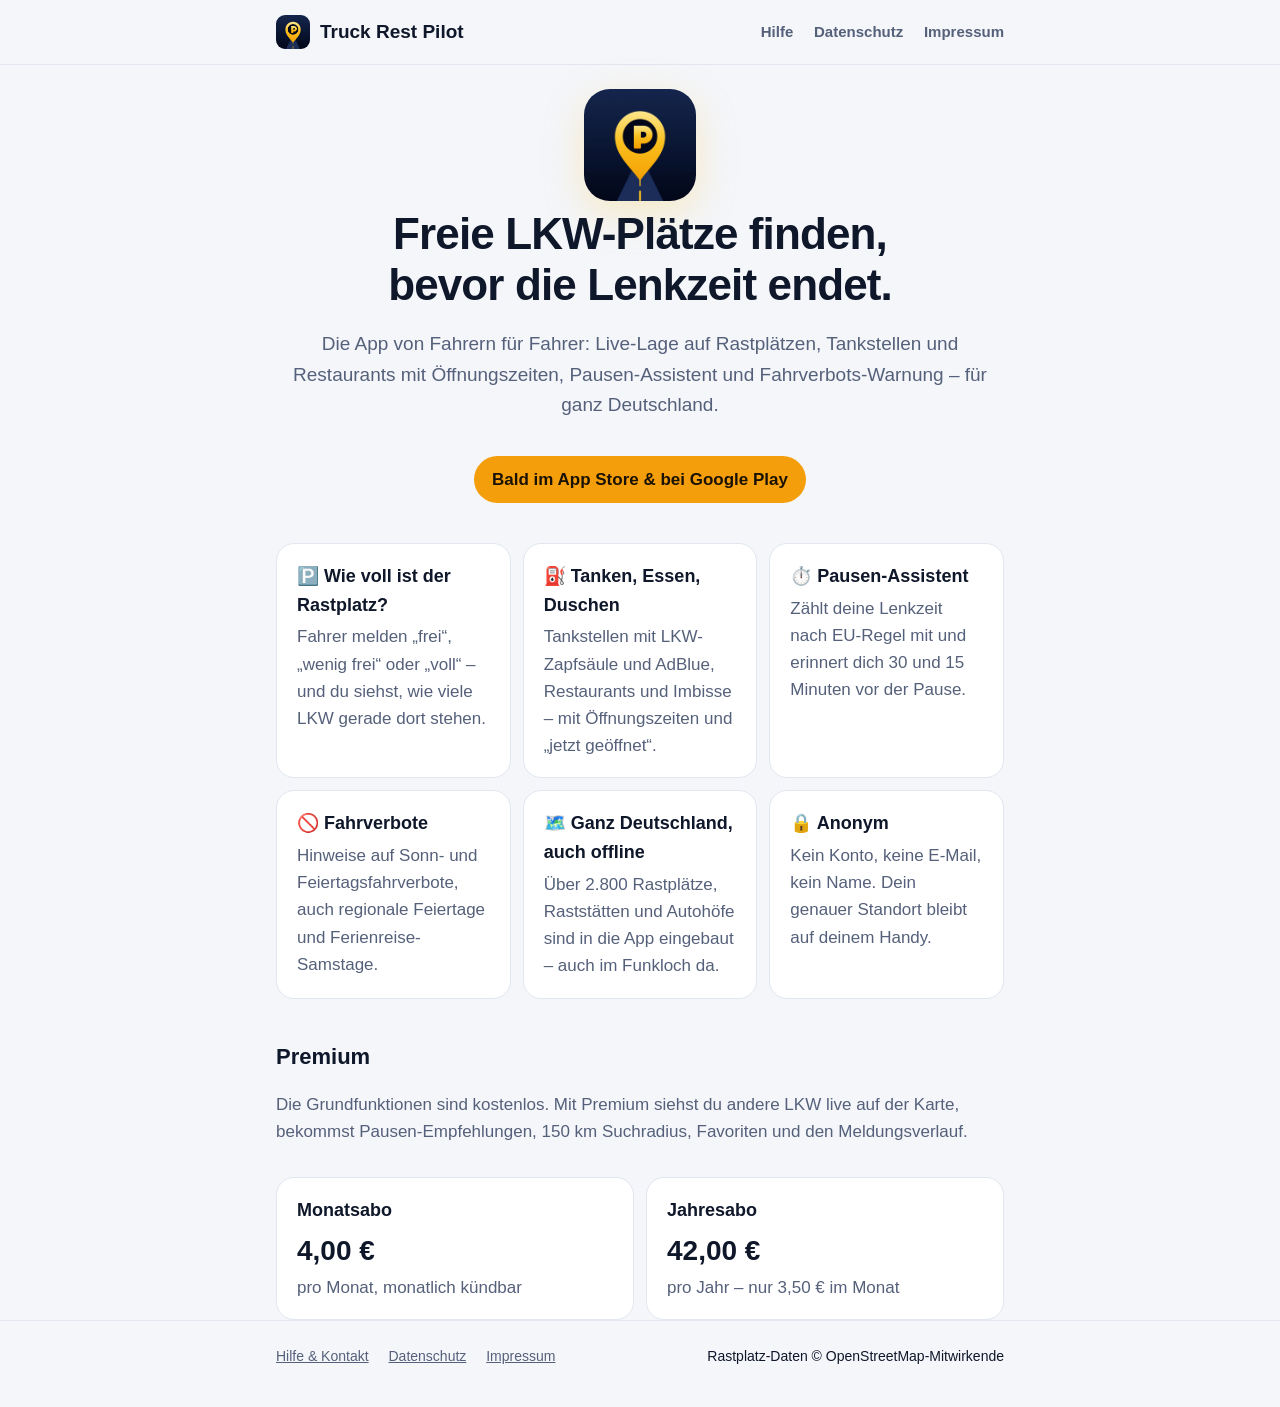
<file: index.html>
<!doctype html>
<html lang="de">
  <head>
    <meta charset="utf-8" />
    <meta name="viewport" content="width=device-width, initial-scale=1" />
    <title>Truck Rest Pilot – freie LKW-Parkplätze finden</title>
    <meta
      name="description"
      content="Truck Rest Pilot zeigt LKW-Fahrern freie Rastplätze, Tankstellen und Restaurants mit Öffnungszeiten, zählt die Lenkzeit und warnt vor Fahrverboten."
    />
    <link rel="icon" href="favicon.png" />
    <link rel="stylesheet" href="style.css" />
  </head>
  <body>
    <header class="top">
      <div class="wrap">
        <a class="brand" href="index.html"><img src="icon.png" alt="" /><span>Truck Rest Pilot</span></a>
        <nav>
          <a href="hilfe.html">Hilfe</a>
          <a href="datenschutz.html">Datenschutz</a>
          <a href="impressum.html">Impressum</a>
        </nav>
      </div>
    </header>

    <main class="wrap">
      <section class="hero">
        <img src="icon.png" alt="Truck Rest Pilot App-Symbol" />
        <h1>Freie LKW-Plätze finden,<br />bevor die Lenkzeit endet.</h1>
        <p class="lead">
          Die App von Fahrern für Fahrer: Live-Lage auf Rastplätzen, Tankstellen und Restaurants mit Öffnungszeiten,
          Pausen-Assistent und Fahrverbots-Warnung – für ganz Deutschland.
        </p>
        <span class="badge">Bald im App Store &amp; bei Google Play</span>
      </section>

      <div class="grid">
        <div class="card">
          <h3>🅿️ Wie voll ist der Rastplatz?</h3>
          <p>Fahrer melden „frei“, „wenig frei“ oder „voll“ – und du siehst, wie viele LKW gerade dort stehen.</p>
        </div>
        <div class="card">
          <h3>⛽ Tanken, Essen, Duschen</h3>
          <p>Tankstellen mit LKW-Zapfsäule und AdBlue, Restaurants und Imbisse – mit Öffnungszeiten und „jetzt geöffnet“.</p>
        </div>
        <div class="card">
          <h3>⏱️ Pausen-Assistent</h3>
          <p>Zählt deine Lenkzeit nach EU-Regel mit und erinnert dich 30 und 15 Minuten vor der Pause.</p>
        </div>
        <div class="card">
          <h3>🚫 Fahrverbote</h3>
          <p>Hinweise auf Sonn- und Feiertagsfahrverbote, auch regionale Feiertage und Ferienreise-Samstage.</p>
        </div>
        <div class="card">
          <h3>🗺️ Ganz Deutschland, auch offline</h3>
          <p>Über 2.800 Rastplätze, Raststätten und Autohöfe sind in die App eingebaut – auch im Funkloch da.</p>
        </div>
        <div class="card">
          <h3>🔒 Anonym</h3>
          <p>Kein Konto, keine E-Mail, kein Name. Dein genauer Standort bleibt auf deinem Handy.</p>
        </div>
      </div>

      <h2>Premium</h2>
      <p>Die Grundfunktionen sind kostenlos. Mit Premium siehst du andere LKW live auf der Karte, bekommst Pausen-Empfehlungen, 150 km Suchradius, Favoriten und den Meldungsverlauf.</p>
      <div class="grid">
        <div class="card">
          <h3>Monatsabo</h3>
          <p class="price">4,00 €</p>
          <p>pro Monat, monatlich kündbar</p>
        </div>
        <div class="card">
          <h3>Jahresabo</h3>
          <p class="price">42,00 €</p>
          <p>pro Jahr – nur 3,50 € im Monat</p>
        </div>
      </div>
    </main>

    <footer>
      <div class="wrap">
        <div>
          <a href="hilfe.html">Hilfe &amp; Kontakt</a>
          <a href="datenschutz.html">Datenschutz</a>
          <a href="impressum.html">Impressum</a>
        </div>
        <span>Rastplatz-Daten © OpenStreetMap-Mitwirkende</span>
      </div>
    </footer>
  </body>
</html>
</file>
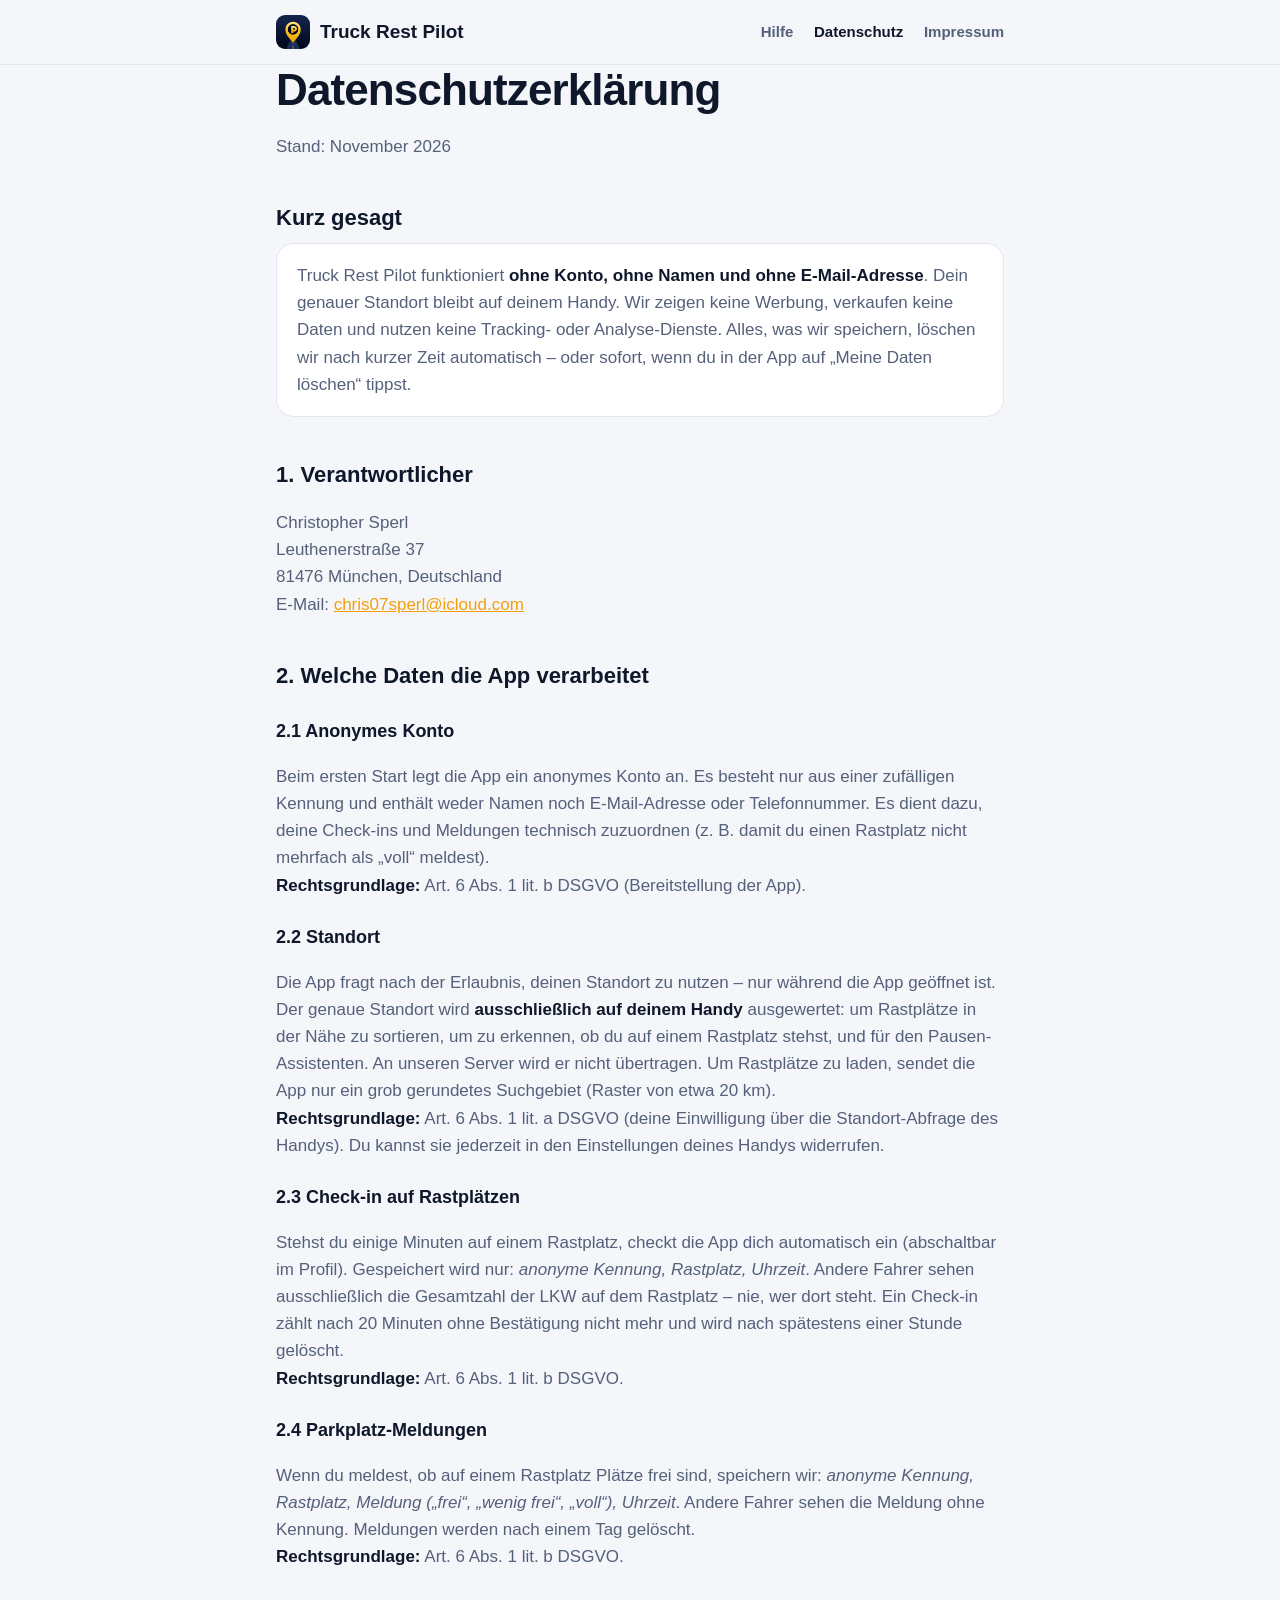
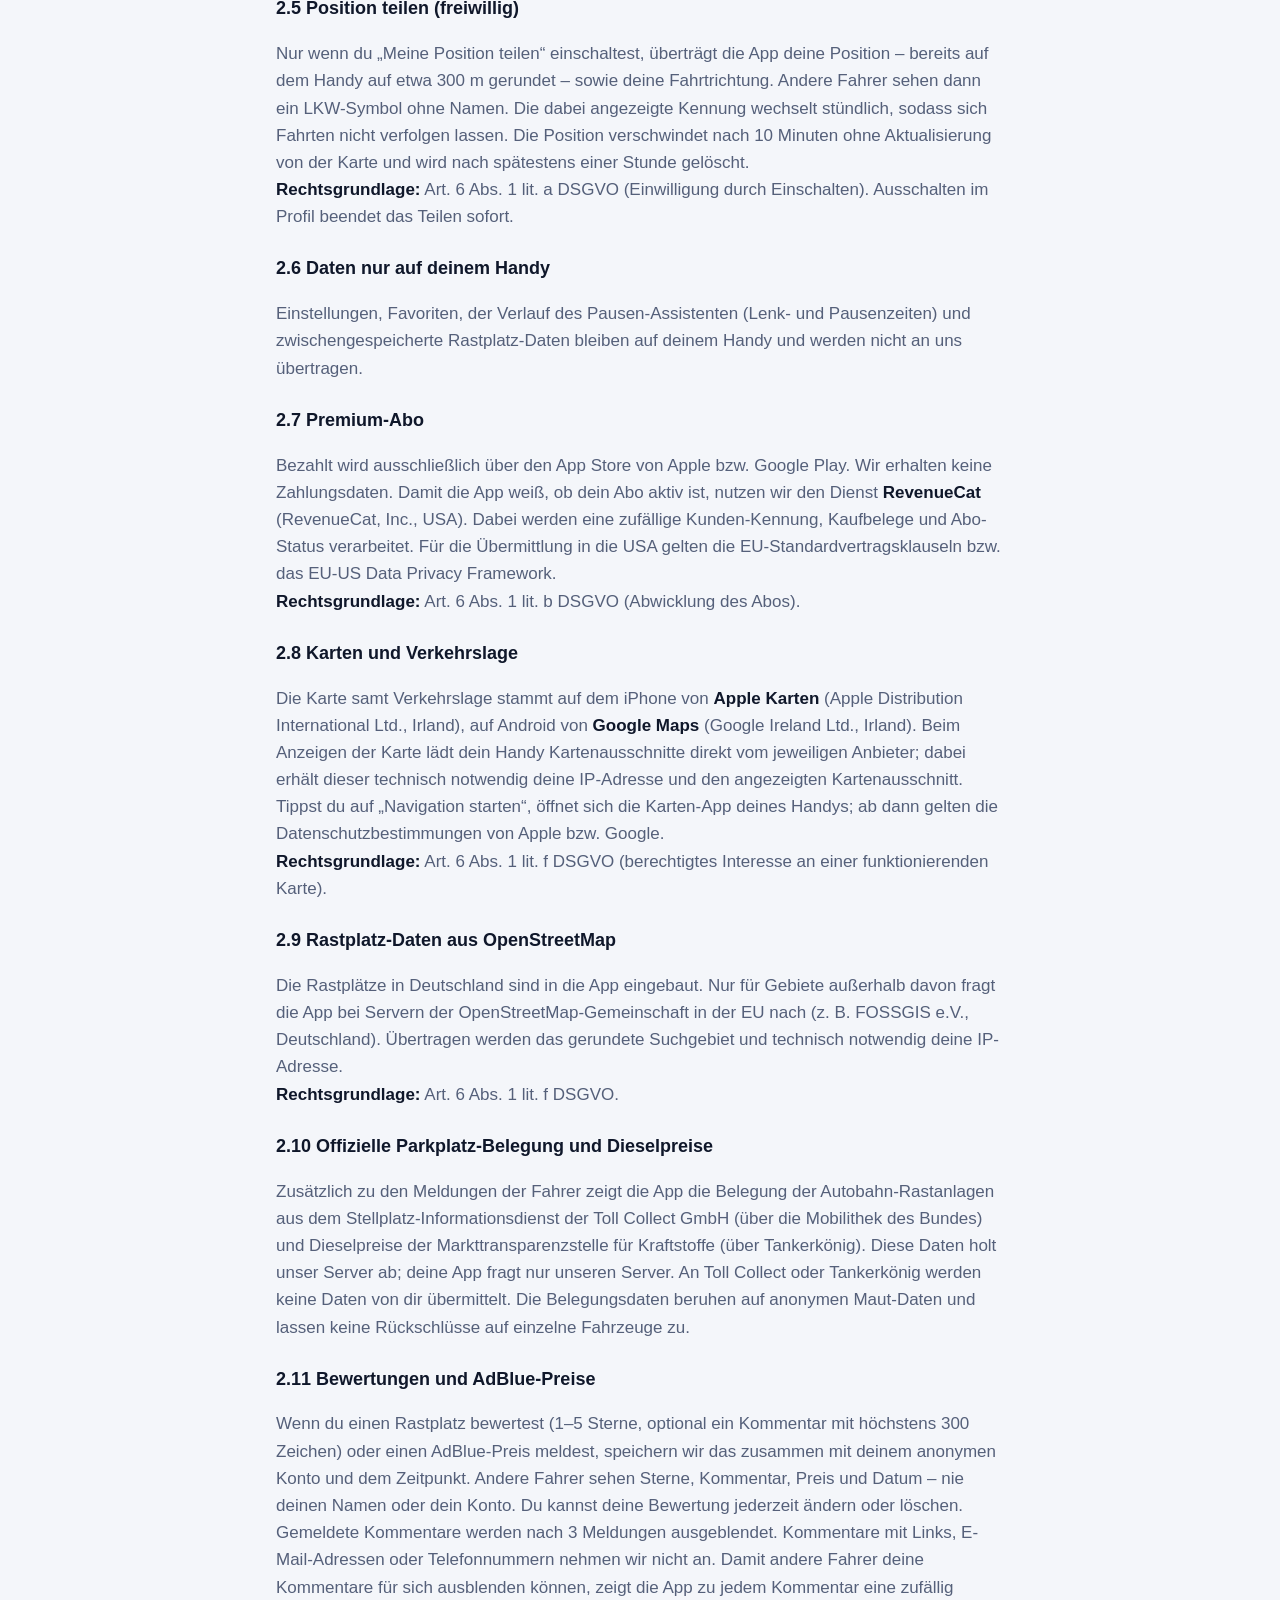
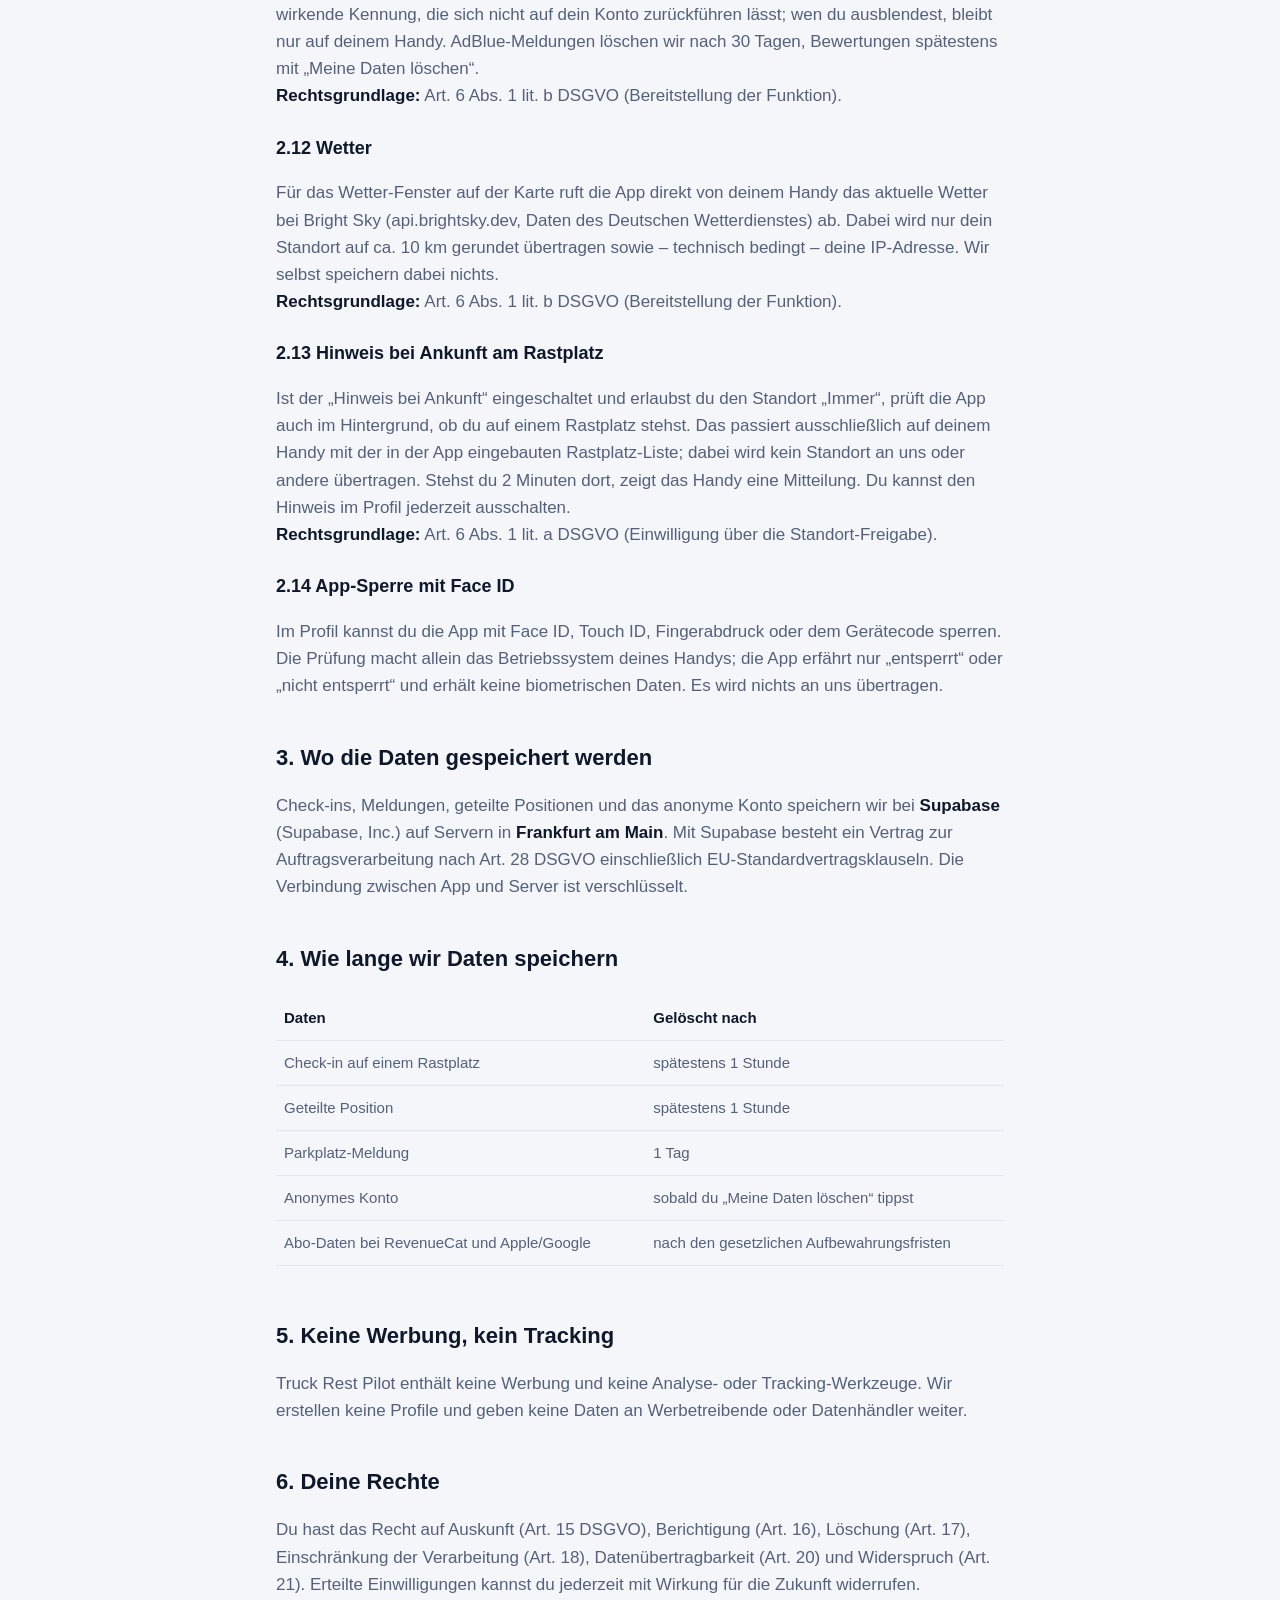
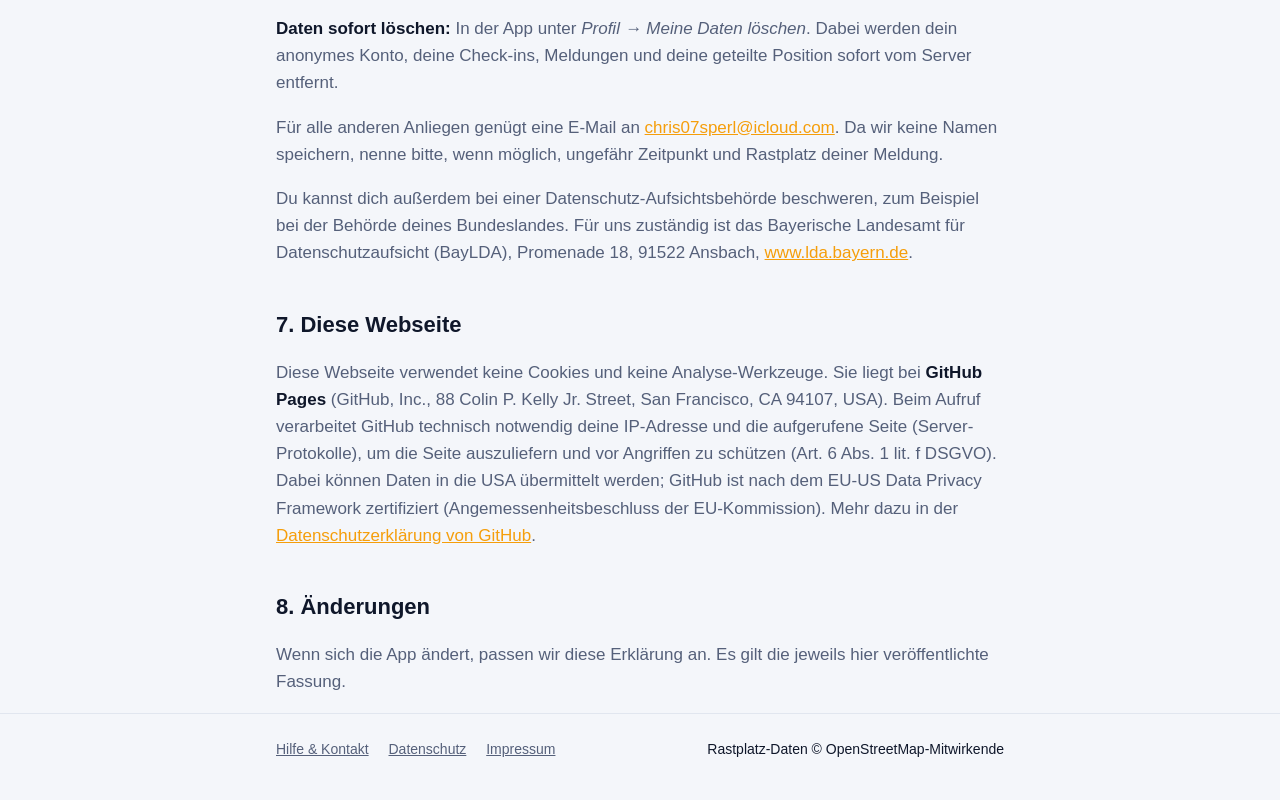
<file: datenschutz.html>
<!doctype html>
<html lang="de">
  <head>
    <meta charset="utf-8" />
    <meta name="viewport" content="width=device-width, initial-scale=1" />
    <title>Datenschutz – Truck Rest Pilot</title>
    <link rel="icon" href="favicon.png" />
    <link rel="stylesheet" href="style.css" />
  </head>
  <body>
    <header class="top">
      <div class="wrap">
        <a class="brand" href="index.html"><img src="icon.png" alt="" /><span>Truck Rest Pilot</span></a>
        <nav>
          <a href="hilfe.html">Hilfe</a>
          <a href="datenschutz.html" aria-current="page">Datenschutz</a>
          <a href="impressum.html">Impressum</a>
        </nav>
      </div>
    </header>

    <main class="wrap">
      <h1>Datenschutzerklärung</h1>
      <p>Stand: November 2026</p>

      <h2>Kurz gesagt</h2>
      <div class="card">
        <p>
          Truck Rest Pilot funktioniert <strong>ohne Konto, ohne Namen und ohne E-Mail-Adresse</strong>. Dein genauer Standort
          bleibt auf deinem Handy. Wir zeigen keine Werbung, verkaufen keine Daten und nutzen keine Tracking- oder
          Analyse-Dienste. Alles, was wir speichern, löschen wir nach kurzer Zeit automatisch – oder sofort, wenn du in
          der App auf „Meine Daten löschen“ tippst.
        </p>
      </div>

      <h2>1. Verantwortlicher</h2>
      <p>
        Christopher Sperl<br />
        Leuthenerstraße 37<br />
        81476 München, Deutschland<br />
        E-Mail: <a href="mailto:chris07sperl@icloud.com">chris07sperl@icloud.com</a>
      </p>

      <h2>2. Welche Daten die App verarbeitet</h2>

      <h3>2.1 Anonymes Konto</h3>
      <p>
        Beim ersten Start legt die App ein anonymes Konto an. Es besteht nur aus einer zufälligen Kennung und enthält
        weder Namen noch E-Mail-Adresse oder Telefonnummer. Es dient dazu, deine Check-ins und Meldungen technisch
        zuzuordnen (z.&nbsp;B. damit du einen Rastplatz nicht mehrfach als „voll“ meldest).<br />
        <strong>Rechtsgrundlage:</strong> Art. 6 Abs. 1 lit. b DSGVO (Bereitstellung der App).
      </p>

      <h3>2.2 Standort</h3>
      <p>
        Die App fragt nach der Erlaubnis, deinen Standort zu nutzen – nur während die App geöffnet ist. Der genaue
        Standort wird <strong>ausschließlich auf deinem Handy</strong> ausgewertet: um Rastplätze in der Nähe zu
        sortieren, um zu erkennen, ob du auf einem Rastplatz stehst, und für den Pausen-Assistenten. An unseren Server
        wird er nicht übertragen. Um Rastplätze zu laden, sendet die App nur ein grob gerundetes Suchgebiet (Raster von
        etwa 20&nbsp;km).<br />
        <strong>Rechtsgrundlage:</strong> Art. 6 Abs. 1 lit. a DSGVO (deine Einwilligung über die Standort-Abfrage
        des Handys). Du kannst sie jederzeit in den Einstellungen deines Handys widerrufen.
      </p>

      <h3>2.3 Check-in auf Rastplätzen</h3>
      <p>
        Stehst du einige Minuten auf einem Rastplatz, checkt die App dich automatisch ein (abschaltbar im Profil).
        Gespeichert wird nur: <em>anonyme Kennung, Rastplatz, Uhrzeit</em>. Andere Fahrer sehen ausschließlich die
        Gesamtzahl der LKW auf dem Rastplatz – nie, wer dort steht. Ein Check-in zählt nach 20 Minuten ohne
        Bestätigung nicht mehr und wird nach spätestens einer Stunde gelöscht.<br />
        <strong>Rechtsgrundlage:</strong> Art. 6 Abs. 1 lit. b DSGVO.
      </p>

      <h3>2.4 Parkplatz-Meldungen</h3>
      <p>
        Wenn du meldest, ob auf einem Rastplatz Plätze frei sind, speichern wir: <em>anonyme Kennung, Rastplatz,
        Meldung („frei“, „wenig frei“, „voll“), Uhrzeit</em>. Andere Fahrer sehen die Meldung ohne Kennung. Meldungen
        werden nach einem Tag gelöscht.<br />
        <strong>Rechtsgrundlage:</strong> Art. 6 Abs. 1 lit. b DSGVO.
      </p>

      <h3>2.5 Position teilen (freiwillig)</h3>
      <p>
        Nur wenn du „Meine Position teilen“ einschaltest, überträgt die App deine Position – bereits auf dem Handy auf
        etwa 300&nbsp;m gerundet – sowie deine Fahrtrichtung. Andere Fahrer sehen dann ein LKW-Symbol ohne Namen. Die
        dabei angezeigte Kennung wechselt stündlich, sodass sich Fahrten nicht verfolgen lassen. Die Position
        verschwindet nach 10 Minuten ohne Aktualisierung von der Karte und wird nach spätestens einer Stunde gelöscht.
        <br />
        <strong>Rechtsgrundlage:</strong> Art. 6 Abs. 1 lit. a DSGVO (Einwilligung durch Einschalten). Ausschalten
        im Profil beendet das Teilen sofort.
      </p>

      <h3>2.6 Daten nur auf deinem Handy</h3>
      <p>
        Einstellungen, Favoriten, der Verlauf des Pausen-Assistenten (Lenk- und Pausenzeiten) und zwischengespeicherte
        Rastplatz-Daten bleiben auf deinem Handy und werden nicht an uns übertragen.
      </p>

      <h3>2.7 Premium-Abo</h3>
      <p>
        Bezahlt wird ausschließlich über den App Store von Apple bzw. Google Play. Wir erhalten keine Zahlungsdaten.
        Damit die App weiß, ob dein Abo aktiv ist, nutzen wir den Dienst <strong>RevenueCat</strong> (RevenueCat,
        Inc., USA). Dabei werden eine zufällige Kunden-Kennung, Kaufbelege und Abo-Status verarbeitet. Für die
        Übermittlung in die USA gelten die EU-Standardvertragsklauseln bzw. das EU-US Data Privacy Framework.<br />
        <strong>Rechtsgrundlage:</strong> Art. 6 Abs. 1 lit. b DSGVO (Abwicklung des Abos).
      </p>

      <h3>2.8 Karten und Verkehrslage</h3>
      <p>
        Die Karte samt Verkehrslage stammt auf dem iPhone von <strong>Apple Karten</strong> (Apple Distribution
        International Ltd., Irland), auf Android von <strong>Google Maps</strong> (Google Ireland Ltd., Irland). Beim
        Anzeigen der Karte lädt dein Handy Kartenausschnitte direkt vom jeweiligen Anbieter; dabei erhält dieser
        technisch notwendig deine IP-Adresse und den angezeigten Kartenausschnitt. Tippst du auf „Navigation
        starten“, öffnet sich die Karten-App deines Handys; ab dann gelten die Datenschutzbestimmungen von Apple bzw.
        Google.<br />
        <strong>Rechtsgrundlage:</strong> Art. 6 Abs. 1 lit. f DSGVO (berechtigtes Interesse an einer
        funktionierenden Karte).
      </p>

      <h3>2.9 Rastplatz-Daten aus OpenStreetMap</h3>
      <p>
        Die Rastplätze in Deutschland sind in die App eingebaut. Nur für Gebiete außerhalb davon fragt die App bei
        Servern der OpenStreetMap-Gemeinschaft in der EU nach (z.&nbsp;B. FOSSGIS e.V., Deutschland). Übertragen werden
        das gerundete Suchgebiet und technisch notwendig deine IP-Adresse.<br />
        <strong>Rechtsgrundlage:</strong> Art. 6 Abs. 1 lit. f DSGVO.
      </p>

      <h3>2.10 Offizielle Parkplatz-Belegung und Dieselpreise</h3>
      <p>
        Zusätzlich zu den Meldungen der Fahrer zeigt die App die Belegung der Autobahn-Rastanlagen aus dem
        Stellplatz-Informationsdienst der Toll Collect GmbH (über die Mobilithek des Bundes) und Dieselpreise der
        Markttransparenzstelle für Kraftstoffe (über Tankerkönig). Diese Daten holt unser Server ab; deine App fragt nur
        unseren Server. An Toll Collect oder Tankerkönig werden keine Daten von dir übermittelt. Die Belegungsdaten
        beruhen auf anonymen Maut-Daten und lassen keine Rückschlüsse auf einzelne Fahrzeuge zu.
      </p>

      <h3>2.11 Bewertungen und AdBlue-Preise</h3>
      <p>
        Wenn du einen Rastplatz bewertest (1–5 Sterne, optional ein Kommentar mit höchstens 300 Zeichen) oder einen
        AdBlue-Preis meldest, speichern wir das zusammen mit deinem anonymen Konto und dem Zeitpunkt. Andere Fahrer sehen
        Sterne, Kommentar, Preis und Datum – nie deinen Namen oder dein Konto. Du kannst deine Bewertung jederzeit ändern
        oder löschen. Gemeldete Kommentare werden nach 3 Meldungen ausgeblendet. Kommentare mit Links, E-Mail-Adressen
        oder Telefonnummern nehmen wir nicht an. Damit andere Fahrer deine Kommentare für sich ausblenden können, zeigt
        die App zu jedem Kommentar eine zufällig wirkende Kennung, die sich nicht auf dein Konto zurückführen lässt; wen
        du ausblendest, bleibt nur auf deinem Handy. AdBlue-Meldungen löschen wir nach 30
        Tagen, Bewertungen spätestens mit „Meine Daten löschen“.<br />
        <strong>Rechtsgrundlage:</strong> Art. 6 Abs. 1 lit. b DSGVO (Bereitstellung der Funktion).
      </p>

      <h3>2.12 Wetter</h3>
      <p>
        Für das Wetter-Fenster auf der Karte ruft die App direkt von deinem Handy das aktuelle Wetter bei Bright Sky
        (api.brightsky.dev, Daten des Deutschen Wetterdienstes) ab. Dabei wird nur dein Standort auf ca. 10 km gerundet
        übertragen sowie – technisch bedingt – deine IP-Adresse. Wir selbst speichern dabei nichts.<br />
        <strong>Rechtsgrundlage:</strong> Art. 6 Abs. 1 lit. b DSGVO (Bereitstellung der Funktion).
      </p>

      <h3>2.13 Hinweis bei Ankunft am Rastplatz</h3>
      <p>
        Ist der „Hinweis bei Ankunft“ eingeschaltet und erlaubst du den Standort „Immer“, prüft die App auch im
        Hintergrund, ob du auf einem Rastplatz stehst. Das passiert ausschließlich auf deinem Handy mit der in der App
        eingebauten Rastplatz-Liste; dabei wird kein Standort an uns oder andere übertragen. Stehst du 2 Minuten dort,
        zeigt das Handy eine Mitteilung. Du kannst den Hinweis im Profil jederzeit ausschalten.<br />
        <strong>Rechtsgrundlage:</strong> Art. 6 Abs. 1 lit. a DSGVO (Einwilligung über die Standort-Freigabe).
      </p>

      <h3>2.14 App-Sperre mit Face ID</h3>
      <p>
        Im Profil kannst du die App mit Face ID, Touch ID, Fingerabdruck oder dem Gerätecode sperren. Die Prüfung macht
        allein das Betriebssystem deines Handys; die App erfährt nur „entsperrt“ oder „nicht entsperrt“ und erhält
        keine biometrischen Daten. Es wird nichts an uns übertragen.
      </p>

      <h2>3. Wo die Daten gespeichert werden</h2>
      <p>
        Check-ins, Meldungen, geteilte Positionen und das anonyme Konto speichern wir bei <strong>Supabase</strong>
        (Supabase, Inc.) auf Servern in <strong>Frankfurt am Main</strong>. Mit Supabase besteht ein Vertrag zur
        Auftragsverarbeitung nach Art. 28 DSGVO einschließlich EU-Standardvertragsklauseln. Die Verbindung zwischen
        App und Server ist verschlüsselt.
      </p>

      <h2>4. Wie lange wir Daten speichern</h2>
      <div class="table-scroll">
        <table>
          <tr><th>Daten</th><th>Gelöscht nach</th></tr>
          <tr><td>Check-in auf einem Rastplatz</td><td>spätestens 1 Stunde</td></tr>
          <tr><td>Geteilte Position</td><td>spätestens 1 Stunde</td></tr>
          <tr><td>Parkplatz-Meldung</td><td>1 Tag</td></tr>
          <tr><td>Anonymes Konto</td><td>sobald du „Meine Daten löschen“ tippst</td></tr>
          <tr><td>Abo-Daten bei RevenueCat und Apple/Google</td><td>nach den gesetzlichen Aufbewahrungsfristen</td></tr>
        </table>
      </div>

      <h2>5. Keine Werbung, kein Tracking</h2>
      <p>
        Truck Rest Pilot enthält keine Werbung und keine Analyse- oder Tracking-Werkzeuge. Wir erstellen keine Profile und
        geben keine Daten an Werbetreibende oder Datenhändler weiter.
      </p>

      <h2>6. Deine Rechte</h2>
      <p>
        Du hast das Recht auf Auskunft (Art. 15 DSGVO), Berichtigung (Art. 16), Löschung (Art. 17), Einschränkung der
        Verarbeitung (Art. 18), Datenübertragbarkeit (Art. 20) und Widerspruch (Art. 21). Erteilte Einwilligungen
        kannst du jederzeit mit Wirkung für die Zukunft widerrufen.
      </p>
      <p>
        <strong>Daten sofort löschen:</strong> In der App unter <em>Profil → Meine Daten löschen</em>. Dabei werden
        dein anonymes Konto, deine Check-ins, Meldungen und deine geteilte Position sofort vom Server entfernt.
      </p>
      <p>
        Für alle anderen Anliegen genügt eine E-Mail an <a href="mailto:chris07sperl@icloud.com">chris07sperl@icloud.com</a>. Da wir
        keine Namen speichern, nenne bitte, wenn möglich, ungefähr Zeitpunkt und Rastplatz deiner Meldung.
      </p>
      <p>
        Du kannst dich außerdem bei einer Datenschutz-Aufsichtsbehörde beschweren, zum Beispiel bei der Behörde deines
        Bundeslandes. Für uns zuständig ist das Bayerische Landesamt für Datenschutzaufsicht (BayLDA), Promenade 18,
        91522 Ansbach, <a href="https://www.lda.bayern.de">www.lda.bayern.de</a>.
      </p>

      <h2>7. Diese Webseite</h2>
      <p>
        Diese Webseite verwendet keine Cookies und keine Analyse-Werkzeuge. Sie liegt bei <strong>GitHub Pages</strong>
        (GitHub, Inc., 88 Colin P. Kelly Jr. Street, San Francisco, CA 94107, USA). Beim Aufruf verarbeitet GitHub
        technisch notwendig deine IP-Adresse und die aufgerufene Seite (Server-Protokolle), um die Seite auszuliefern
        und vor Angriffen zu schützen (Art. 6 Abs. 1 lit. f DSGVO). Dabei können Daten in die USA übermittelt werden;
        GitHub ist nach dem EU-US Data Privacy Framework zertifiziert (Angemessenheitsbeschluss der EU-Kommission).
        Mehr dazu in der
        <a href="https://docs.github.com/de/site-policy/privacy-policies/github-general-privacy-statement">Datenschutzerklärung von GitHub</a>.
      </p>

      <h2>8. Änderungen</h2>
      <p>
        Wenn sich die App ändert, passen wir diese Erklärung an. Es gilt die jeweils hier veröffentlichte Fassung.
      </p>
    </main>

    <footer>
      <div class="wrap">
        <div>
          <a href="hilfe.html">Hilfe &amp; Kontakt</a>
          <a href="datenschutz.html">Datenschutz</a>
          <a href="impressum.html">Impressum</a>
        </div>
        <span>Rastplatz-Daten © OpenStreetMap-Mitwirkende</span>
      </div>
    </footer>
  </body>
</html>
</file>
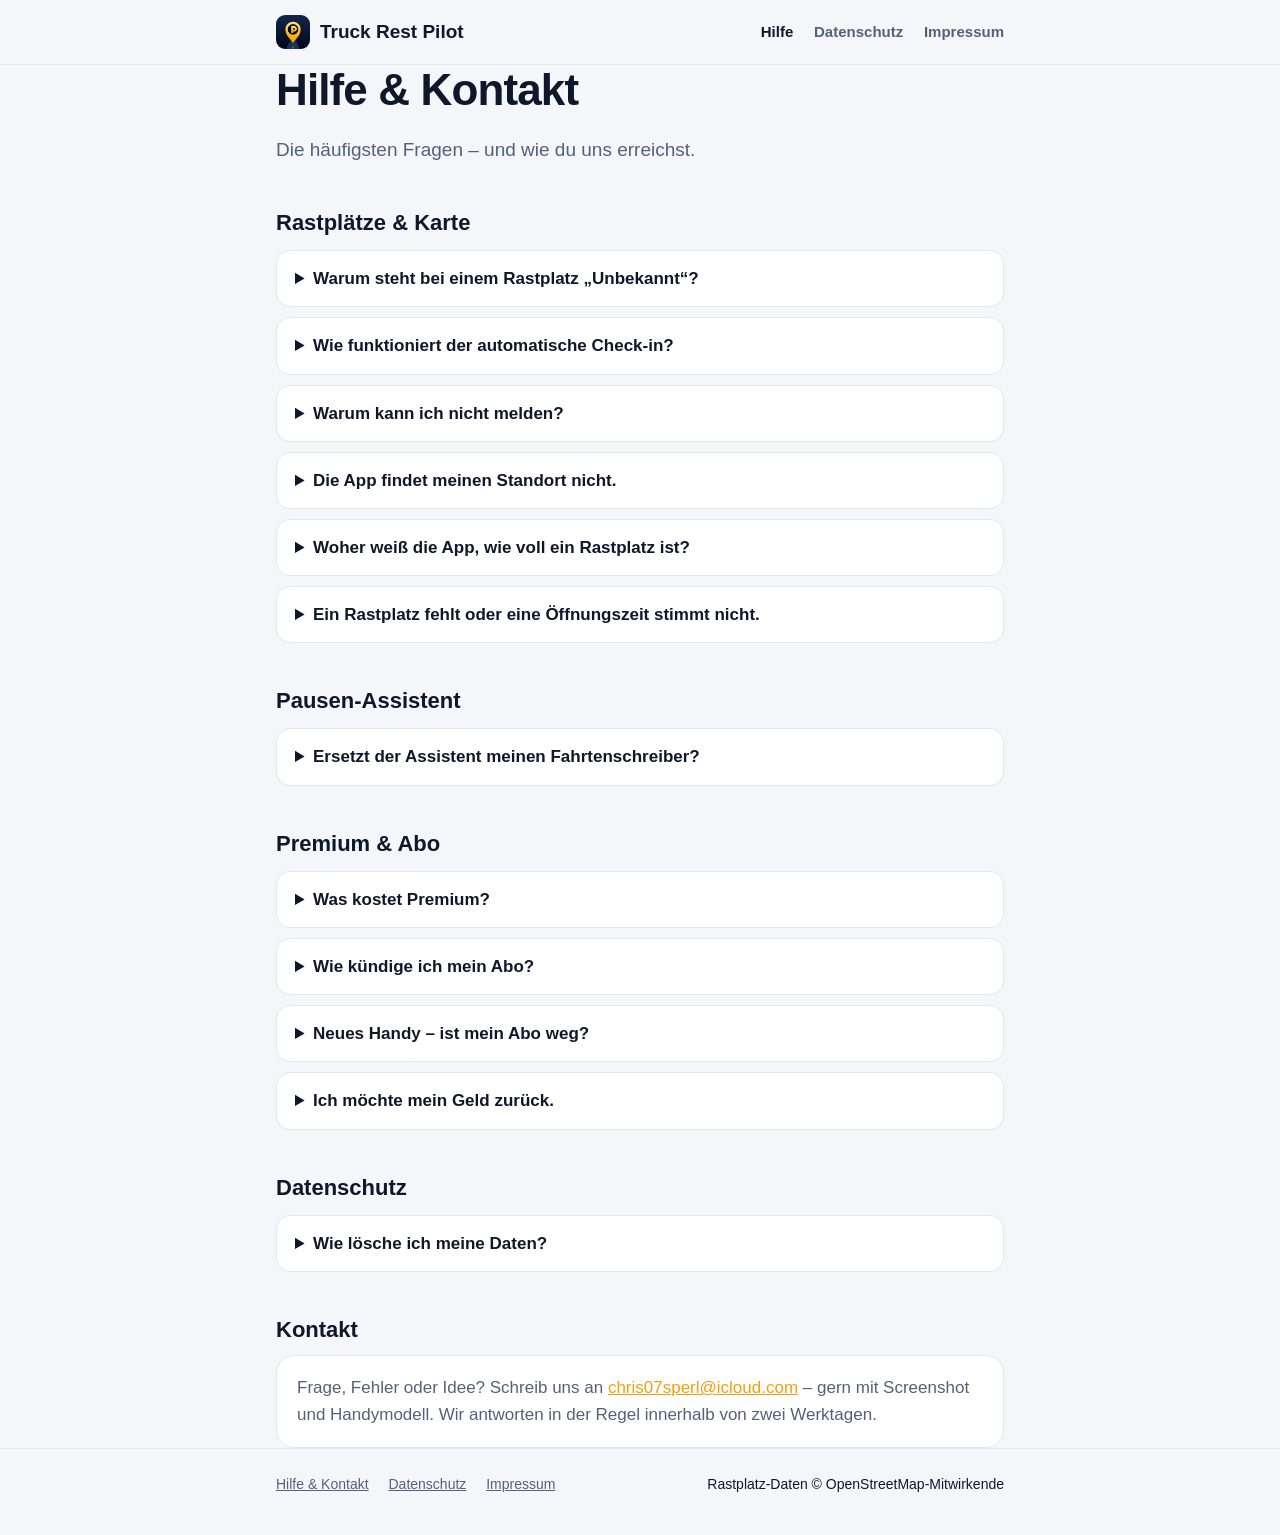
<file: hilfe.html>
<!doctype html>
<html lang="de">
  <head>
    <meta charset="utf-8" />
    <meta name="viewport" content="width=device-width, initial-scale=1" />
    <title>Hilfe – Truck Rest Pilot</title>
    <link rel="icon" href="favicon.png" />
    <link rel="stylesheet" href="style.css" />
  </head>
  <body>
    <header class="top">
      <div class="wrap">
        <a class="brand" href="index.html"><img src="icon.png" alt="" /><span>Truck Rest Pilot</span></a>
        <nav>
          <a href="hilfe.html" aria-current="page">Hilfe</a>
          <a href="datenschutz.html">Datenschutz</a>
          <a href="impressum.html">Impressum</a>
        </nav>
      </div>
    </header>

    <main class="wrap">
      <h1>Hilfe &amp; Kontakt</h1>
      <p class="lead">Die häufigsten Fragen – und wie du uns erreichst.</p>

      <h2>Rastplätze &amp; Karte</h2>
      <details>
        <summary>Warum steht bei einem Rastplatz „Unbekannt“?</summary>
        <p>
          Dort hat in den letzten 90 Minuten niemand gemeldet, wie voll es ist. Je mehr Fahrer Truck Rest Pilot nutzen und
          melden, desto genauer wird es. Hilf mit: Tippe auf den Rastplatz und melde „Frei“, „Wenig frei“ oder „Voll“.
        </p>
      </details>
      <details>
        <summary>Wie funktioniert der automatische Check-in?</summary>
        <p>
          Stehst du ein paar Minuten auf einem Rastplatz, zählt Truck Rest Pilot dich als einen LKW mehr – anonym. Fährst du
          weiter, checkst du automatisch aus. Ausschalten kannst du das im Profil unter „Automatisch einchecken“.
        </p>
      </details>
      <details>
        <summary>Warum kann ich nicht melden?</summary>
        <p>Melden geht nur, wenn du weniger als 3 km vom Rastplatz entfernt bist – damit die Angaben stimmen.</p>
      </details>
      <details>
        <summary>Die App findet meinen Standort nicht.</summary>
        <p>
          Tippe im Profil auf „Standort erlauben“. Hast du es früher abgelehnt, öffnen sich die Einstellungen deines
          Handys – dort bei Truck Rest Pilot „Standort: Beim Verwenden der App“ wählen.
        </p>
      </details>
      <details>
        <summary>Woher weiß die App, wie voll ein Rastplatz ist?</summary>
        <p>
          Aus drei Quellen, in dieser Reihenfolge: Meldungen von Fahrern vor Ort (der letzten 30 Minuten), die
          offizielle Belegung des Stellplatz-Informationsdienstes von Toll Collect (aus Maut-Daten, an rund 1.850
          Autobahn-Rastanlagen, etwa minütlich) und – wo es keine Live-Daten gibt – ein Erfahrungswert für die
          Uhrzeit, erkennbar am „≈“. Alle Angaben sind Annäherungen; plane deine Pause immer mit Reserve.
        </p>
      </details>
      <details>
        <summary>Ein Rastplatz fehlt oder eine Öffnungszeit stimmt nicht.</summary>
        <p>
          Die Rastplatz-Daten stammen aus OpenStreetMap. Schreib uns kurz, welcher Rastplatz es ist – wir kümmern uns
          darum.
        </p>
      </details>

      <h2>Pausen-Assistent</h2>
      <details>
        <summary>Ersetzt der Assistent meinen Fahrtenschreiber?</summary>
        <p>
          Nein. Er ist eine Orientierungshilfe nach EU-Regel (4,5 Stunden Lenkzeit, dann 45 Minuten Pause, auch geteilt
          in 15 + 30 Minuten). Maßgeblich ist immer dein Fahrtenschreiber.
        </p>
      </details>

      <h2>Premium &amp; Abo</h2>
      <details>
        <summary>Was kostet Premium?</summary>
        <p>4,00 € im Monat oder 42,00 € im Jahr (3,50 € im Monat). Die Grundfunktionen bleiben kostenlos.</p>
      </details>
      <details>
        <summary>Wie kündige ich mein Abo?</summary>
        <p>
          In der App unter Profil → „Abo verwalten“. Oder direkt: iPhone → Einstellungen → dein Name → Abonnements;
          Android → Google Play → Profil → Zahlungen &amp; Abos → Abos. Kündige spätestens 24 Stunden vor der
          Verlängerung.
        </p>
      </details>
      <details>
        <summary>Neues Handy – ist mein Abo weg?</summary>
        <p>
          Nein. Melde dich mit demselben Apple- bzw. Google-Konto an und tippe in der App auf Premium → „Kauf
          wiederherstellen“.
        </p>
      </details>
      <details>
        <summary>Ich möchte mein Geld zurück.</summary>
        <p>
          Erstattungen laufen über Apple (reportaproblem.apple.com) bzw. Google Play. Wir selbst haben auf Zahlungen
          keinen Zugriff.
        </p>
      </details>

      <h2>Datenschutz</h2>
      <details>
        <summary>Wie lösche ich meine Daten?</summary>
        <p>
          In der App unter Profil → „Meine Daten löschen“. Alles Weitere steht in der
          <a href="datenschutz.html">Datenschutzerklärung</a>.
        </p>
      </details>

      <h2>Kontakt</h2>
      <div class="card">
        <p>
          Frage, Fehler oder Idee? Schreib uns an <a href="mailto:chris07sperl@icloud.com">chris07sperl@icloud.com</a> – gern mit Screenshot
          und Handymodell. Wir antworten in der Regel innerhalb von zwei Werktagen.
        </p>
      </div>
    </main>

    <footer>
      <div class="wrap">
        <div>
          <a href="hilfe.html">Hilfe &amp; Kontakt</a>
          <a href="datenschutz.html">Datenschutz</a>
          <a href="impressum.html">Impressum</a>
        </div>
        <span>Rastplatz-Daten © OpenStreetMap-Mitwirkende</span>
      </div>
    </footer>
  </body>
</html>
</file>
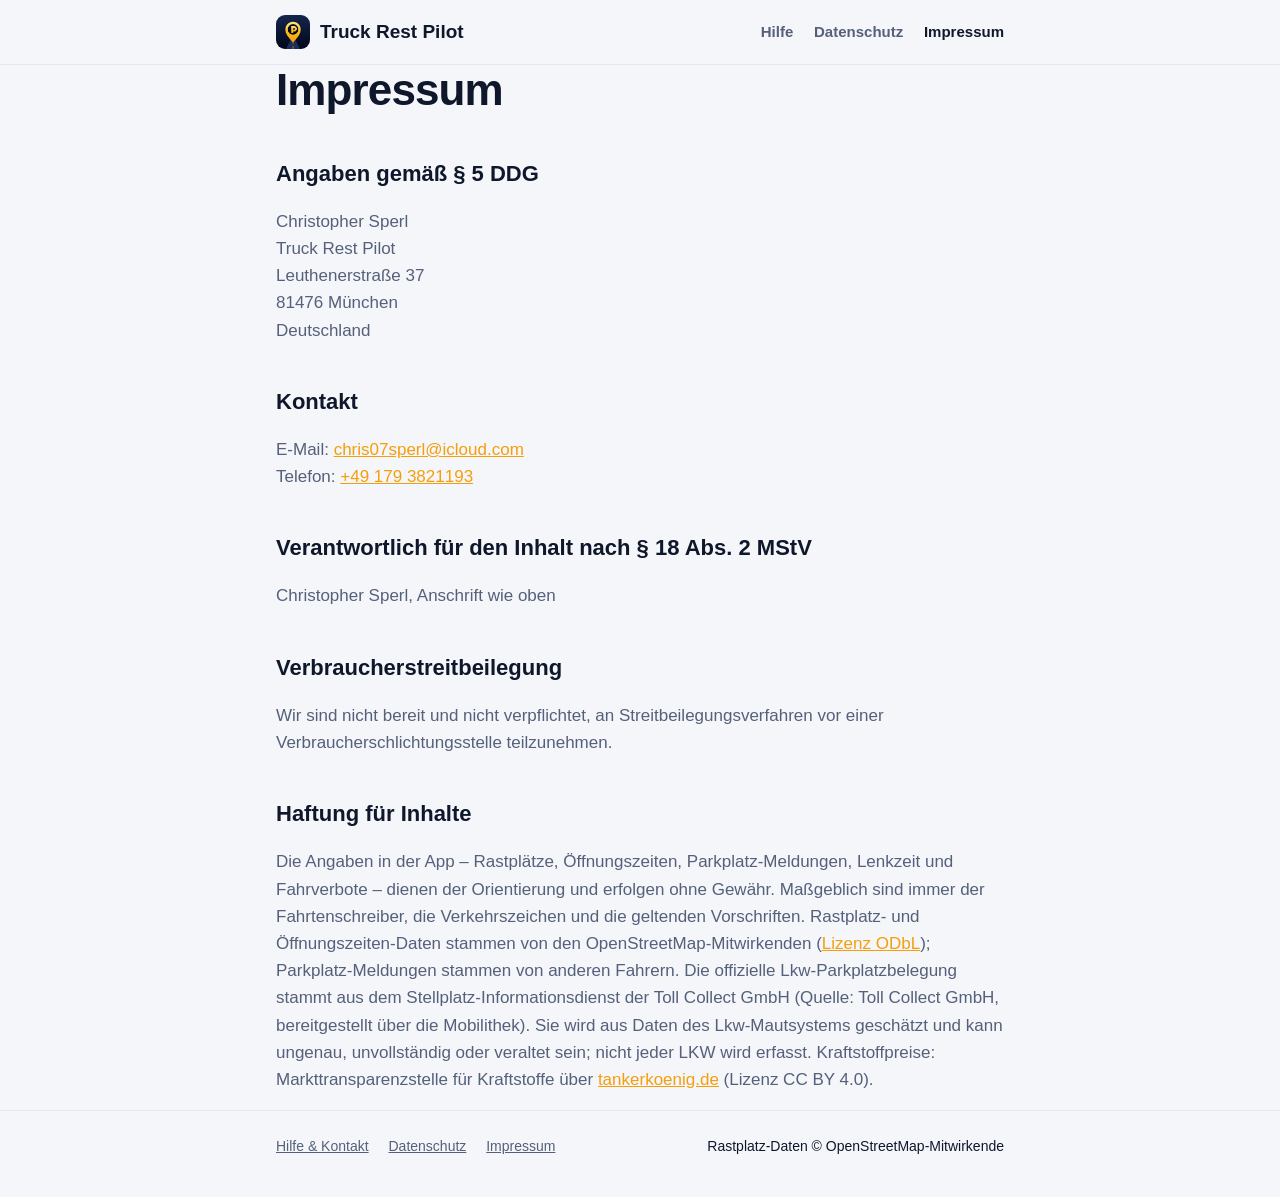
<file: impressum.html>
<!doctype html>
<html lang="de">
  <head>
    <meta charset="utf-8" />
    <meta name="viewport" content="width=device-width, initial-scale=1" />
    <title>Impressum – Truck Rest Pilot</title>
    <link rel="icon" href="favicon.png" />
    <link rel="stylesheet" href="style.css" />
  </head>
  <body>
    <header class="top">
      <div class="wrap">
        <a class="brand" href="index.html"><img src="icon.png" alt="" /><span>Truck Rest Pilot</span></a>
        <nav>
          <a href="hilfe.html">Hilfe</a>
          <a href="datenschutz.html">Datenschutz</a>
          <a href="impressum.html" aria-current="page">Impressum</a>
        </nav>
      </div>
    </header>

    <main class="wrap">
      <h1>Impressum</h1>

      <h2>Angaben gemäß § 5 DDG</h2>
      <p>
        Christopher Sperl<br />
        Truck Rest Pilot<br />
        Leuthenerstraße 37<br />
        81476 München<br />
        Deutschland
      </p>

      <h2>Kontakt</h2>
      <p>
        E-Mail: <a href="mailto:chris07sperl@icloud.com">chris07sperl@icloud.com</a><br />
        Telefon: <a href="tel:+491793821193">+49 179 3821193</a>
      </p>

      <!-- Sobald eine USt-IdNr. vorhanden ist, hier ergänzen:
      <h2>Umsatzsteuer</h2>
      <p>Umsatzsteuer-Identifikationsnummer gemäß § 27a UStG: DE…</p>
      -->

      <h2>Verantwortlich für den Inhalt nach § 18 Abs. 2 MStV</h2>
      <p>Christopher Sperl, Anschrift wie oben</p>

      <h2>Verbraucherstreitbeilegung</h2>
      <p>
        Wir sind nicht bereit und nicht verpflichtet, an Streitbeilegungsverfahren vor einer
        Verbraucherschlichtungsstelle teilzunehmen.
      </p>

      <h2>Haftung für Inhalte</h2>
      <p>
        Die Angaben in der App – Rastplätze, Öffnungszeiten, Parkplatz-Meldungen, Lenkzeit und Fahrverbote – dienen der
        Orientierung und erfolgen ohne Gewähr. Maßgeblich sind immer der Fahrtenschreiber, die Verkehrszeichen und die
        geltenden Vorschriften. Rastplatz- und Öffnungszeiten-Daten stammen von den OpenStreetMap-Mitwirkenden
        (<a href="https://www.openstreetmap.org/copyright">Lizenz ODbL</a>); Parkplatz-Meldungen stammen von anderen
        Fahrern. Die offizielle Lkw-Parkplatzbelegung stammt aus dem Stellplatz-Informationsdienst der Toll Collect GmbH
        (Quelle: Toll Collect GmbH, bereitgestellt über die Mobilithek). Sie wird aus Daten des Lkw-Mautsystems geschätzt
        und kann ungenau, unvollständig oder veraltet sein; nicht jeder LKW wird erfasst. Kraftstoffpreise:
        Markttransparenzstelle für Kraftstoffe über <a href="https://www.tankerkoenig.de">tankerkoenig.de</a>
        (Lizenz CC BY 4.0).
      </p>
    </main>

    <footer>
      <div class="wrap">
        <div>
          <a href="hilfe.html">Hilfe &amp; Kontakt</a>
          <a href="datenschutz.html">Datenschutz</a>
          <a href="impressum.html">Impressum</a>
        </div>
        <span>Rastplatz-Daten © OpenStreetMap-Mitwirkende</span>
      </div>
    </footer>
  </body>
</html>
</file>
<file: style.css>
:root {
  --bg: #0b1020;
  --card: #151c2f;
  --border: #26304a;
  --text: #f3f5fa;
  --muted: #a3acc2;
  --primary: #fbbf24;
  --primary-text: #1a1203;
  --todo: #fde68a;
  --todo-text: #3b2a00;
}

@media (prefers-color-scheme: light) {
  :root {
    --bg: #f4f6fa;
    --card: #ffffff;
    --border: #e1e6ef;
    --text: #0f172a;
    --muted: #55607a;
    --primary: #f59e0b;
  }
}

* {
  box-sizing: border-box;
}

body {
  margin: 0;
  background: var(--bg);
  color: var(--text);
  font: 17px/1.6 -apple-system, BlinkMacSystemFont, 'Segoe UI', Roboto, Helvetica, Arial, sans-serif;
  -webkit-font-smoothing: antialiased;
}

a {
  color: var(--primary);
}

.wrap {
  max-width: 760px;
  margin: 0 auto;
  padding: 0 16px;
}

header.top {
  border-bottom: 1px solid var(--border);
}

header.top .wrap {
  display: flex;
  align-items: center;
  justify-content: space-between;
  gap: 12px;
  min-height: 64px;
}

.brand {
  display: flex;
  align-items: center;
  gap: 10px;
  color: var(--text);
  text-decoration: none;
  font-weight: 800;
  font-size: 19px;
}

.brand img {
  width: 34px;
  height: 34px;
  border-radius: 9px;
}

nav a {
  color: var(--muted);
  text-decoration: none;
  font-weight: 600;
  font-size: 15px;
  margin-left: 16px;
}

nav a:hover,
nav a[aria-current='page'] {
  color: var(--text);
}

main {
  padding: 40px 0 64px;
}

h1 {
  font-size: clamp(30px, 7vw, 44px);
  line-height: 1.15;
  margin: 0 0 12px;
  letter-spacing: -0.02em;
}

h2 {
  font-size: 22px;
  margin: 40px 0 8px;
}

h3 {
  font-size: 18px;
  margin: 24px 0 4px;
}

p,
li {
  color: var(--muted);
}

strong {
  color: var(--text);
}

.lead {
  font-size: 19px;
}

.hero {
  text-align: center;
  padding: 24px 0 8px;
}

.hero img {
  width: 112px;
  height: 112px;
  border-radius: 26px;
  box-shadow: 0 12px 40px rgba(251, 191, 36, 0.25);
}

.badge {
  display: inline-block;
  margin-top: 16px;
  padding: 10px 18px;
  border-radius: 999px;
  background: var(--primary);
  color: var(--primary-text);
  font-weight: 800;
}

.grid {
  display: grid;
  grid-template-columns: repeat(auto-fit, minmax(220px, 1fr));
  gap: 12px;
  margin-top: 32px;
}

.card {
  background: var(--card);
  border: 1px solid var(--border);
  border-radius: 18px;
  padding: 18px 20px;
}

.card h3 {
  margin-top: 0;
}

.card p {
  margin: 0;
}

.price {
  font-size: 28px;
  font-weight: 800;
  color: var(--text);
}

table {
  width: 100%;
  border-collapse: collapse;
  margin: 12px 0;
  font-size: 15px;
}

th,
td {
  text-align: left;
  padding: 10px 8px;
  border-bottom: 1px solid var(--border);
  vertical-align: top;
}

th {
  color: var(--text);
}

td {
  color: var(--muted);
}

.table-scroll {
  overflow-x: auto;
}

/* Platzhalter, die vor dem Veröffentlichen ausgefüllt werden müssen */
.todo {
  background: var(--todo);
  color: var(--todo-text);
  border-radius: 4px;
  padding: 0 4px;
  font-weight: 700;
}

details {
  background: var(--card);
  border: 1px solid var(--border);
  border-radius: 14px;
  padding: 14px 18px;
  margin: 10px 0;
}

summary {
  cursor: pointer;
  font-weight: 700;
  color: var(--text);
}

details p {
  margin: 10px 0 0;
}

footer {
  border-top: 1px solid var(--border);
  padding: 24px 0 40px;
  font-size: 14px;
}

footer .wrap {
  display: flex;
  flex-wrap: wrap;
  gap: 8px 20px;
  justify-content: space-between;
}

footer a {
  color: var(--muted);
  margin-right: 16px;
}

@media (max-width: 520px) {
  nav a {
    margin-left: 10px;
    font-size: 14px;
  }
  .brand span {
    display: none;
  }
}
</file>
